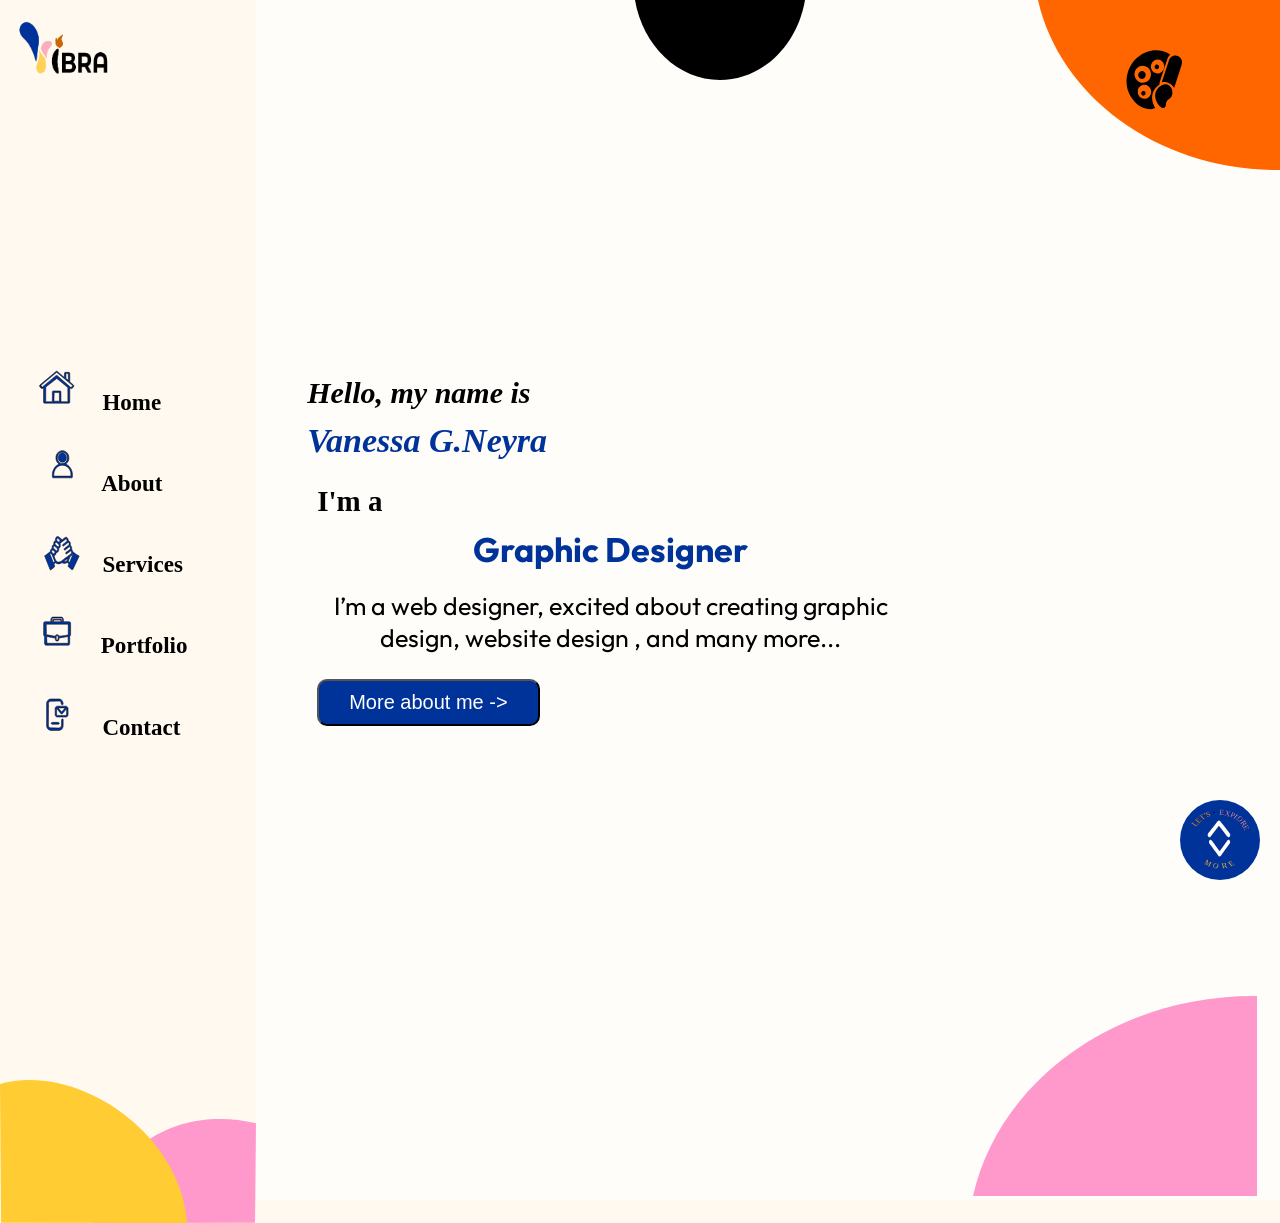
<file: index.html>
<!DOCTYPE html>
<html lang="en">
<head>
    <meta charset="UTF-8">
    <meta name="viewport" content="width=device-width, initial-scale=1.0">
    <title>Document</title>
    <meta name="description" content=" hjemmesider,websites, logo, video, social media campaigner and content creator">
    <!--cormorant font-family-->
    <link href="https://fonts.googleapis.com/css2?family=Anton&family=Cormorant:ital,wght@0,300..700;1,300..700&family=Dancing+Script:wght@400..700&family=Delius&family=Fraunces:ital,opsz,wght@0,9..144,100..900;1,9..144,100..900&family=Montserrat+Alternates:ital,wght@0,100;0,200;0,300;0,400;0,500;0,600;0,700;0,800;0,900;1,100;1,200;1,300;1,400;1,500;1,600;1,700;1,800;1,900&family=Montserrat:ital,wght@0,100..900;1,100..900&family=Orbitron:wght@400..900&family=Outfit:wght@100..900&family=Playfair+Display:ital,wght@0,400..900;1,400..900&display=swap" rel="stylesheet">
    <script type="module" src="JS/module.js"></script>
   
     <link rel="stylesheet" href="CSS/style.css"> 
</head>
<body >
<header id="header"> 
    <div class="logo_section">
        <a href="#">
<img src="IMG/vibra_logo@4x.png" alt="" class="logo" >
</a>
</div>

<nav class="navbar">
  
  
  <!-- Botón del menú hamburguesa -->
  <button class="burger-menu" id="burger-btn" aria-label="Abrir menú">
    <span class="bar"></span>
    <span class="bar"></span>
    <span class="bar"></span>
  </button>
  
  <!-- Enlaces de navegación -->
  <ul class="nav-links" id="nav-links">
    <li  class="li_nav"><img src="IMG/SVG/home.svg"  class="Links_icons" aria-label="home"  ><a href="#" id="home"> Home</a></li>
    <li class="li_nav" ><img src="IMG/SVG/about_me.svg"  class="Links_icons" aria-label="about_me"  ><a href="#about" id="about"> About</a></li>
    <li class="li_nav" ><img src="IMG/SVG/services.svg"  class="Links_icons" aria-label="services"  ><a href="#services" id="services">   Services</a></li>
    <li  class="li_nav" ><img src="IMG/SVG/portafolio.svg"  class="Links_icons" aria-label="portafolio"  > <a href="#portafolio" id="portafolio">  Portfolio</a></li>
    <li class="li_nav" ><img src="IMG/SVG/contact.svg"  class="Links_icons" aria-label="contact us"  ><a href="#contact" id="contact">  Contact</a></li>
  </ul>   
</nav>

     <!-- pynt_forms-->
 <img src="IMG/SVG/forms/yellow_pink_intersection_image.svg" alt="Pynt forms" id="yellow_pink_form">

</header>



<!--   here you have the other section, apart from header-->


<div id="container">
    <img src="IMG/SVG/forms/half_black_circle.svg" alt="black circle form" class="black_circle">
     <img src="IMG/SVG/forms/orange_circle.svg" alt="orange circle form" class="orange_circle">
      <img src="IMG/SVG/forms/pink_circle.svg" alt="pink circle form" class="pink_circle">
      


    <section id="container_color">
        
        <img src="IMG/SVG/PAINT_LOGO.svg" alt="" class="logo_color">
    </section>

    <section class="indhold"> </section>

    <!-- Sections for the mobile version, which will have display none for the desktop version.this means >= 1024px -->

   <button id="scrollBtn" class="scroll-btn">
  <img src="IMG/SVG/scrollUPandDownICON.svg" alt="SCROLL BOTTON" id="scrollIcon">
  
</button>



    
     <section id="services">
        <img src="IMG/SVG/forms/yellow_circle.svg" alt="decorative form" id="yellow_figure">
         <h2> Services  </h2>
                  <ul id="listServices">
                    <li class="li_indhold"><b>Web Design</b></li>
                    <li class="li_indhold"><b>Brand Identitet</b></li>
                     <li class="li_indhold"><b>E-mail Prototyping</b></li>
                     <li class="li_indhold"><b>Social Media Content</b></li>
                  </ul>

     </section>

    <hr id="dividingLine">


     <section id="portafolio">
       
        <h2 class="text_ontop_carousel"> portfolio </h2>
        <div class="galery1 ">
            
            <div class="contenedor_image">
                 <div class="text_in_carouselsection">   
                 <h4 class="text_card_carousel"> <a href="#">Garn & Craft </a></h4>
                 </div> 
                <img src="IMG/garn_craft.png" alt="" class="card">

                <p> The goal was to create and develop a platform that is aimed at both 
users with a focus on products, but also at users who are looking for community. The design
had to be accessible to current users, but also accommodate new target groups
Through a simple and updated design, as well as visually easy navigation to find 
Yarn, Patterns, Workshops, events, etc. with just a few clicks, as needed.
                </p>
             </div>



             <div class="contenedor_image">
                 <div class="text_in_carouselsection">   
                 <h4 class="text_card_carousel"> <a href="#">GLS playbook  </a></h4> </div> 
               
                <img src="IMG/GLS.png" alt="" class="card">
                <p>
                    Our task was to develop an easy-to-understand and useful AI handbook targeted at employees in GLS Denmark. The purpose was to clarify when it is relevant to use Finn (a closed chatbox) and which tasks the system is suitable for.
                </p>
             </div>



             <div class="contenedor_image">
                 <div class="text_in_carouselsection">   
                 <h4 class="text_card_carousel"> <a href="#">NOVA  </a></h4> </div> 
               <img src="IMG/NOVA.png" alt="" class="card">
               <p>Our focus was on creating a strong brand identity for a start-up multimedia design company, "NOVA", by investigating how it could position itself in the Danish market as a strategic company that delivers high quality at an affordable price, reflecting the businesses vision and values.</p>
            </div>


             <div class="contenedor_image">
                 <div class="text_in_carouselsection">   
                 <h4 class="text_card_carousel"> <a href="#">Lady Balance </a></h4> </div> 
                <img src="IMG/Lady_Balance.png" alt="" class="card">
                <p> The purpose of the project was to develop a digital solution that strengthens the company's position among young women aged 25-35 and communicate the brand more by using visually beautiful and realistic images, together with a modern and warm color palette, so that it hits the target group of young women. </p>
             </div>


             
           
        </div> 


    </section>
    
    <footer id="contact">
        <div class="footer-header">
            <h2>Contact me</h2>
            <img src="IMG/vibra_logo@4x.png" class="logo_footer">     
        </div>
        <!-- form card-->

        <div class="contact-card">
                      <p class="card-title">Send us an E-mail</p>
            
                     <form action="#" method="POST">
                             <div class="form-group">
                                    <label for="names">Names:</label>
                                     <input type="text" id="names" name="names">
                            </div>
                
                            <div class="form-group">
                                     <label for="telephone">Telephone n:</label>
                                     <input type="tel" id="telephone" name="telephone">
                             </div>

                
                            <div class="form-group">
                                         <label for="email">E-mail:</label>
                                        <input type="email" id="email" name="email">
                             </div>
                
                            <div class="form-group-textarea">
                                            <label for="message">Message(Opt.) :</label>
                                             <textarea id="message" name="message"></textarea>
                             </div>
                
                             <div class="btn-container">
                                         <button type="submit" class="btn-send">Send</button>
                             </div>
                    </form>
      </div>


          <!-- Info about me -->
      <div class="contact-info-grid">
            <div class="info-item">
                <img src="IMG/ikons/telefon_ikon.png" alt=" telefon icon" class="icon_footer">
                <div class="info-text">
                    <span class="info-label">tellephone nummer:</span>
                    <span class="info-value">4546565</span>
                </div>
            </div>
            
            <div class="info-item">
                 <img src="IMG/ikons/e-mail_ikon.png" alt=" e-mail icon" class="icon_footer">
                <div class="info-text">
                    <span class="info-label">E-mail:</span>
                    <span class="info-value">e-mail address</span>
                </div>
            </div>
            
            <div class="info-item">
                  <img src="IMG/ikons/website.png" alt=" website icon" class="icon_footer">
                <div class="info-text">
                    <span class="info-label">Website:</span>
                    <span class="info-value">website url</span>
                </div>
            </div>
            
            <div class="info-item">
               <img src="IMG/ikons/location.png" alt=" location icon" class="icon_footer">
                <div class="info-text">
                    <span class="info-label">Office:</span>
                    <span class="info-value">address</span>
                </div>
            </div>
        </div>

 
  


    
    
    </footer>
    
  <section class="decoration">
    <img src="IMG/SVG/forms/yellow_pink_intersection_image.svg"  class="pink_yellow">
  </section>  
    
    
        
    
</div>



</body>

</html>
</file>
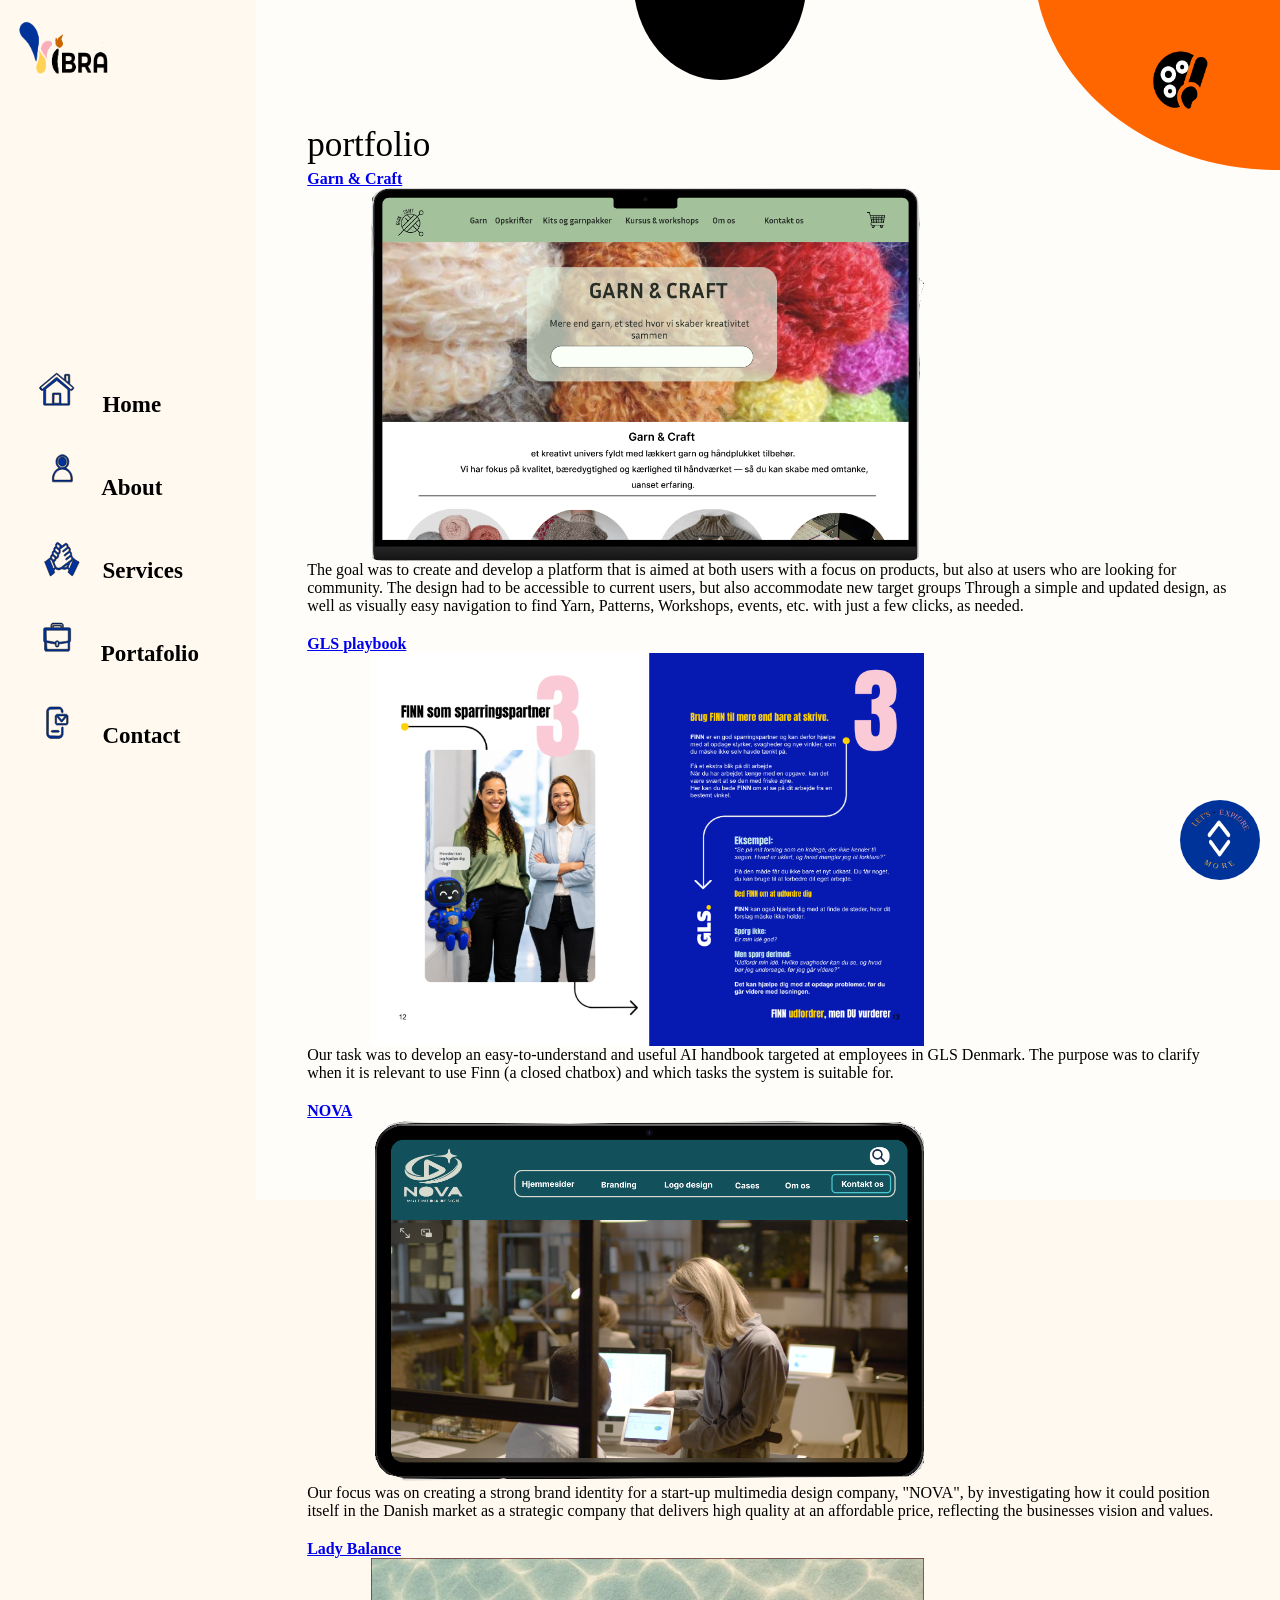
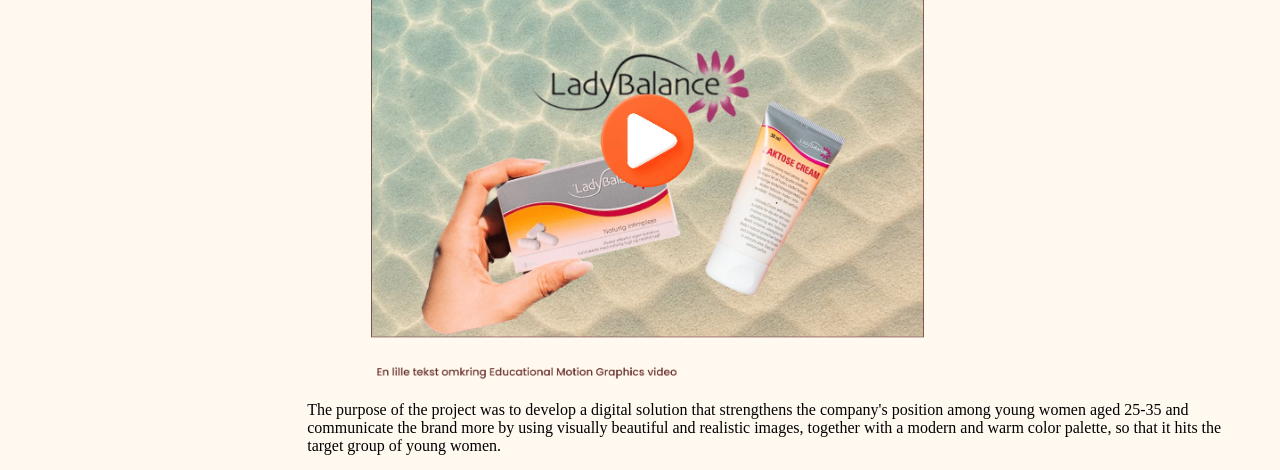
<file: portafolio.html>
<!DOCTYPE html>
<html lang="en">
<head>
    <meta charset="UTF-8">
    <meta name="viewport" content="width=device-width, initial-scale=1.0">
    <title>Document</title>
    <meta name="description" content=" hjemmesider,websites, logo, video, social media campaigner and content creator">
    <!--cormorant font-family-->
    <link href="https://fonts.googleapis.com/css2?family=Anton&family=Cormorant:ital,wght@0,300..700;1,300..700&family=Dancing+Script:wght@400..700&family=Delius&family=Fraunces:ital,opsz,wght@0,9..144,100..900;1,9..144,100..900&family=Montserrat+Alternates:ital,wght@0,100;0,200;0,300;0,400;0,500;0,600;0,700;0,800;0,900;1,100;1,200;1,300;1,400;1,500;1,600;1,700;1,800;1,900&family=Montserrat:ital,wght@0,100..900;1,100..900&family=Orbitron:wght@400..900&family=Outfit:wght@100..900&family=Playfair+Display:ital,wght@0,400..900;1,400..900&display=swap" rel="stylesheet">
    <script type="module" src="JS/module.js"></script>
   
     <link rel="stylesheet" href="CSS/style.css"> 
</head>
<body >
<header id="header"> 
    <div class="logo_section">
        <a href="index.html">
<img src="IMG/vibra_logo@4x.png" alt="" class="logo" >
</a>
</div>

<nav class="navbar">
  
  
  <!-- Botón del menú hamburguesa -->
   <!-- Botón del menú hamburguesa -->
  <!-- <button class="burger-menu" id="burger-btn" aria-label="Abrir menú">
    <span class="bar"></span>
    <span class="bar"></span>
    <span class="bar"></span>
  </button>   -->
  
  <!-- Enlaces de navegación -->
  <ul class="nav-links" id="nav-links">
    <li  class="li_nav"><img src="IMG/SVG/home.svg"  class="Links_icons" aria-label="home"  ><a href="index.html" id="home"> Home</a></li>
    <li class="li_nav" ><img src="IMG/SVG/about_me.svg"  class="Links_icons" aria-label="about_me"  ><a href="about.html" id="about"> About</a></li>
    <li class="li_nav" ><img src="IMG/SVG/services.svg"  class="Links_icons" aria-label="services"  ><a href="services.html" id="services">   Services</a></li>
    <li  class="li_nav" ><img src="IMG/SVG/portafolio.svg"  class="Links_icons" aria-label="portafolio"  > <a href="portafolio.html" id="portafolio">  Portafolio</a></li>
    <li class="li_nav" ><img src="IMG/SVG/contact.svg"  class="Links_icons" aria-label="contact us"  ><a href="contact.html" id="contact">  Contact</a></li>
  </ul>   
</nav>

</header>



<!--   here you have the other section, apart from header-->


<div id="container">
    <img src="IMG/SVG/forms/half_black_circle.svg" alt="" class="black_circle">
     <img src="IMG/SVG/forms/orange_circle.svg" alt="" class="orange_circle">

    <section id="container_color">
        <img src="IMG/Artboard 1@4x.png" alt="" class="logo_color">
    </section>

  <button id="scrollBtn" class="scroll-btn">
  <img src="IMG/SVG/scrollUPandDownICON.svg" alt="SCROLL BOTTON" id="scrollIcon">
  
</button>
    <!-- section which differs from the main site -->

 <section id="portafolio2">
       
        <h2 class="text_ontop_carousel"> portfolio </h2>
        <div class="galery1 ">
            
            <div class="contenedor_image">
                 <div class="text_in_carouselsection">   
                 <h4 class="text_card_carousel"> <a href="#">Garn & Craft </a></h4>
                 </div> 
                <img src="IMG/garn_craft.png" alt="" class="card">

                <p> The goal was to create and develop a platform that is aimed at both 
users with a focus on products, but also at users who are looking for community. The design
had to be accessible to current users, but also accommodate new target groups
Through a simple and updated design, as well as visually easy navigation to find 
Yarn, Patterns, Workshops, events, etc. with just a few clicks, as needed.
                </p>
             </div>



             <div class="contenedor_image">
                 <div class="text_in_carouselsection">   
                 <h4 class="text_card_carousel"> <a href="#">GLS playbook  </a></h4> </div> 
               
                <img src="IMG/GLS.png" alt="" class="card">
                <p>
                    Our task was to develop an easy-to-understand and useful AI handbook targeted at employees in GLS Denmark. The purpose was to clarify when it is relevant to use Finn (a closed chatbox) and which tasks the system is suitable for.
                </p>
             </div>



             <div class="contenedor_image">
                 <div class="text_in_carouselsection">   
                 <h4 class="text_card_carousel"> <a href="#">NOVA  </a></h4> </div> 
               <img src="IMG/NOVA.png" alt="" class="card">
               <p>Our focus was on creating a strong brand identity for a start-up multimedia design company, "NOVA", by investigating how it could position itself in the Danish market as a strategic company that delivers high quality at an affordable price, reflecting the businesses vision and values.</p>
            </div>


             <div class="contenedor_image">
                 <div class="text_in_carouselsection">   
                 <h4 class="text_card_carousel"> <a href="#">Lady Balance </a></h4> </div> 
                <img src="IMG/Lady_Balance.png" alt="" class="card">
                <p> The purpose of the project was to develop a digital solution that strengthens the company's position among young women aged 25-35 and communicate the brand more by using visually beautiful and realistic images, together with a modern and warm color palette, so that it hits the target group of young women. </p>
             </div>


             
           
        </div> 


    </section>


    
</div>



</body>

</html>
</file>
<file: CSS/style.css>
@charset "UTF-8";
* {
  box-sizing: border-box;
  margin: 0;
  padding: 0;
}

body {
  background-color: #FFF9F0;
  display: grid;
  grid-template-columns: 1fr;
  grid-template-rows: 1fr;
  grid-template-areas: "header" "content";
  scroll-behavior: smooth;
  width: 100%;
}
body header {
  grid-area: header;
  width: 100%;
}
body header .logo_section {
  margin-top: 15px;
  margin-left: 15px;
}
body header .logo_section .logo {
  position: fixed;
  width: auto;
  height: 50px;
}
body header .navbar {
  min-height: 85px;
}
body header .navbar .nav-links {
  display: flex;
  flex-direction: column;
  margin-left: 20px;
  align-content: center;
  justify-items: space-around;
}
body header .navbar .nav-links .li_nav {
  list-style: none;
}
body header .navbar .nav-links .li_nav a {
  color: black;
  text-decoration: none;
  font-family: "Cormorant-Infant";
  font-size: 23px;
  font-weight: 600;
}
body header .navbar .nav-links .li_nav .Links_icons {
  width: auto;
  height: 50px;
  margin-top: 15%;
  margin-right: 10px;
}
body header .navbar .burger-menu {
  display: none;
  flex-direction: column;
  gap: 5px;
  background: none;
  border: none;
  cursor: pointer;
  padding-right: 10px;
  padding-top: 2.5%;
}
body header .navbar .burger-menu .bar {
  width: 25px;
  height: 3px;
  background-color: rgb(65, 65, 68);
  transition: all 0.3s ease;
}
body #container {
  background-color: #FFFDFA;
  grid-area: content;
  position: relative;
  width: 100%;
}
body #container .services-section {
  max-width: 1200px;
  margin: 0 auto;
}
body #container .services-section .services-title {
  font-family: "Playfair Display", serif;
  font-style: italic;
  font-size: 2.2rem;
  font-weight: 600;
  color: #000000;
  display: inline-block;
  position: relative;
  margin-bottom: 50px;
}
body #container .services-section .services-container {
  display: flex;
  flex-direction: row;
  flex-wrap: wrap;
  justify-content: center;
  align-items: center;
}
body #container .services-section .services-container .service-card img {
  width: 300px;
}
body #container .services-section .services-container .service-card {
  background-color: rgba(255, 192, 203, 0.5); /* Tono crema claro de fondo */
  padding: 45px 25px;
  border-radius: 16px; /* Esquinas suavizadas */
  text-align: center;
  display: flex;
  flex-direction: column;
  align-items: center;
  box-shadow: 0 4px 15px rgba(0, 0, 0, 0.01); /* Sombra muy sutil */
  margin-bottom: 20px;
  margin-right: 5%;
  margin-left: 5%;
}
body #container {
  /*-----------------------*/
}
body #container .scroll-btn {
  position: fixed;
  bottom: 20px;
  right: 20px;
  z-index: 1000; /* Asegura que esté por encima de otros elementos */
  width: 80px;
  height: 80px;
  border-radius: 50%;
  padding: 8px;
  background-color: #003399;
  border: none;
  cursor: pointer;
  font-size: 24px;
  display: flex;
  align-items: center;
  justify-content: center;
  transition: background 0.3s, transform 0.2s;
  /*  para que el SVG gire suavemente */
}
body #container .scroll-btn #scrollIcon {
  transition: transform 0.3s ease;
  width: 100%; /* O el tamaño que prefieras para tu SVG */
  height: 100%;
}
body #container .scroll-btn:hover {
  background-color: #0a0a0a;
}
body #container {
  /*-------------------------*/
}
body #container .black_circle {
  width: 150px;
  height: 40px;
  position: absolute;
  left: 37%;
  right: 0.2%;
  z-index: 2;
}
body #container .orange_circle {
  width: 200px;
  height: 100px;
  position: absolute;
  right: 0%;
}
body #container .decoration {
  position: 90%;
  overflow-x: hidden;
}
body #container #container_color {
  position: relative; /* Contenedor de referencia para la lista absoluta */
  display: block; /* Asegura que tome el flujo correcto en tu layout */
}
body #container #container_color .logo_color {
  width: auto;
  height: 40px;
  margin-left: 70%;
  margin-top: 50px;
  cursor: pointer;
  display: block; /* Evita espacios extra debajo de las imágenes */
}
body #container #container_color .color-menu-list {
  display: none; /* Oculto por defecto */
  position: absolute;
  top: 65px; /* Ajusta la altura relativa sumando margin-top + alto de la imagen */
  left: 85%; /* Se alinea horizontalmente con el inicio de la imagen */
  list-style: none;
  padding: 6px;
  margin: 0;
  flex-direction: column;
  gap: 8px;
  z-index: 1000; /* Se posiciona por encima del resto del contenido */
}
body #container #container_color .color-menu-list.active {
  display: flex;
}
body #container #container_color .color-btn {
  width: 22px;
  height: 22px;
  border-radius: 50%;
  border: 1px solid #ccc;
  cursor: pointer;
  transition: transform 0.2s ease;
}
body #container #container_color .color-btn:hover {
  transform: scale(1.15);
}
body #container .indhold {
  display: flex;
  flex-direction: column;
}
body #container .indhold .text2 .title {
  margin-left: 5%;
  font-family: "Georgia", serif;
  font-size: 2.2rem;
  font-weight: 500;
  justify-self: flex-start;
}
body #container .indhold .text2 .description {
  font-size: 18px;
  font-family: "outfit";
  text-align: center;
  margin-left: 5%;
  margin-right: 5%;
}
body #container .indhold .text {
  margin-left: 5%;
  margin-top: 4%;
  font-family: "outfit";
}
body #container .indhold .text .hello, body #container .indhold .text .name {
  font-family: "Cormorant-Upright";
  font-style: italic;
  font-size: 27px;
  margin-bottom: 10px;
}
body #container .indhold .text .name, body #container .indhold .text .uddannelse {
  color: #003399;
}
body #container .indhold .text .introduction {
  margin-top: 25px;
  font-weight: 500;
  font-size: 22px;
  font-family: "Cormorant-Upright";
  margin-left: 10px;
}
body #container .indhold .text .description {
  font-size: 20px;
  text-align: center;
  font-family: "outfit";
}
body #container .indhold .text .uddannelse {
  font-size: 32px;
  font-style: normal;
  margin-bottom: 19px;
  text-align: center;
}
body #container .indhold .text .bttn-about {
  background-color: #003399;
  color: white;
  text-align: center;
  padding: 10px 30px 10px 30px;
  border-radius: 10px;
  font-size: 20px;
  margin-top: 15px;
  margin-left: 10px;
  margin-right: 10px;
}
body #container .indhold .profile_picture #profile_photo {
  width: auto;
  height: 280px;
  margin-top: 20px;
}
body #container #contact {
  padding: 40px 20px 60px 20px;
  max-width: 450px;
  margin: 0 auto;
  box-sizing: border-box;
  position: relative;
  overflow: hidden;
  /*  border:solid  2px #0a0a0a;
    margin-left: 5%;
    margin-right: 5%; */
}
body #container #contact .footer-header {
  display: flex;
  justify-content: space-between;
  align-items: center;
  margin-bottom: 25px;
}
body #container #contact .footer-header h2 {
  margin-left: 5%;
  font-family: "Georgia", serif;
  font-size: 2.2rem;
  font-weight: 500;
  justify-self: flex-start;
}

/*-------------------------------------------------------- media Queries  mobile layout ----------------------------- */
@media (max-width: 1023px) {
  body header .burger-menu {
    display: flex !important;
    justify-self: end;
    position: fixed;
    margin: 10PX;
    top: 15px;
    right: 15px;
    z-index: 1000; /* Aseguramos que se mantenga en la capa superior */
    margin: 0;
  }
  body header #yellow_pink_form {
    display: none;
  }
  body header .nav-links {
    display: none !important; /* Ocultamos la lista nativa de escritorio */
  }
  /* REGLA CRÍTICA: Declarar de forma externa para romper problemas de especificidad */
  #dynamic-burger-menu {
    display: flex !important;
    flex-direction: column;
    list-style: none;
    gap: 1.5rem;
    position: fixed !important;
    top: 55px; /* Colocado estratégicamente debajo del botón burger */
    right: 15px;
    z-index: 999; /* Justo debajo del botón en el eje Z */
    background-color: #FFF9F0 !important; /* Fondo blanco para ver el contenido claramente */
    padding: 20px;
    border-radius: 8px;
    box-shadow: 0px 8px 16px rgba(0, 0, 0, 0.3);
    min-width: 150px;
  }
  #dynamic-burger-menu li {
    display: block;
    width: 100%;
  }
  #dynamic-burger-menu a {
    color: #0a0a0a !important; /* Forzamos el color rojo oscuro de tus enlaces */
    text-decoration: none;
    font-weight: bold;
    display: block;
  }
  #container #services {
    margin-left: 5%;
    margin-bottom: 20px;
    position: relative;
    margin-top: 15px;
  }
  #container #services h2 {
    margin-left: 5%;
    font-family: "Georgia", serif;
    font-size: 2.2rem;
    font-weight: 500;
    justify-self: flex-start;
  }
  #container #services #yellow_figure {
    position: absolute;
    width: auto;
    height: 30px;
    right: 5%;
  }
  #container #services #listServices {
    font-size: 18px;
    font-family: "outfit";
    margin-left: 5%;
    margin-right: 5%;
    font-weight: lighter;
    margin-top: 20px;
    margin-left: 5%;
  }
  #container #services #listServices .li_indhold {
    margin-bottom: 10px;
  }
  #container #dividingLine {
    margin-left: 5%;
    margin-left: 5%;
  }
  #container #portafolio .text_ontop_carousel, #container #portafolio2 .text_ontop_carousel {
    margin-top: 15px;
    margin-left: 5%;
    font-family: "Georgia", serif;
    font-size: 2.2rem;
    font-weight: 500;
    justify-self: flex-start;
  }
  #container #portafolio .galery1, #container #portafolio2 .galery1 {
    display: flex;
    flex-direction: row;
    justify-items: center;
    justify-items: space-evenly;
    align-items: center;
    flex-wrap: wrap;
  }
  #container #portafolio .galery1 .contenedor_image, #container #portafolio2 .galery1 .contenedor_image {
    margin-bottom: 15px;
    margin-top: 5px;
    margin-left: 5%;
    margin-right: 5%;
  }
  #container #portafolio .galery1 .contenedor_image .p, #container #portafolio2 .galery1 .contenedor_image .p {
    margin-top: 5px;
    font-size: 18px;
    font-family: "outfit";
    margin-left: 5%;
    margin-right: 5%;
    font-weight: lighter;
  }
  #container #portafolio .galery1 .contenedor_image .card, #container #portafolio2 .galery1 .contenedor_image .card {
    width: auto;
    height: 200px;
    justify-self: center;
    margin-left: 5vw;
  }
  #container #contact .contact-card, #container #contact2 .contact-card {
    background-color: rgba(255, 192, 203, 0.5);
    border-radius: 24px;
    padding: 30px 24px;
    margin-bottom: 35px;
  }
  #container #contact .contact-card form .btn-container, #container #contact2 .contact-card form .btn-container {
    display: flex;
    justify-content: center;
  }
  #container #contact .contact-card form .btn-container .btn-send, #container #contact2 .contact-card form .btn-container .btn-send {
    background-color: #003399;
    color: white;
    border: none;
    border-radius: 25px;
    padding: 12px 50px;
    font-family: "Georgia", serif;
    font-size: 1.3rem;
    cursor: pointer;
    width: 60%;
    transition: background-color 0.2s, transform 0.1s;
  }
  #container #contact .contact-card form .btn-container .btn-send:hover, #container #contact2 .contact-card form .btn-container .btn-send:hover {
    background-color: #0b3fa3;
  }
  #container #contact .contact-card form .btn-container .btn-send:active, #container #contact2 .contact-card form .btn-container .btn-send:active {
    transform: scale(0.98);
  }
  #container #contact .contact-card form .form-group-textarea, #container #contact2 .contact-card form .form-group-textarea {
    display: flex;
    flex-direction: column;
    margin-bottom: 25px;
  }
  #container #contact .contact-card form .form-group-textarea label, #container #contact2 .contact-card form .form-group-textarea label {
    margin-bottom: 10px;
    font-size: 0.95rem;
  }
  #container #contact .contact-card form .form-group-textarea textarea, #container #contact2 .contact-card form .form-group-textarea textarea {
    width: 100%;
    background-color: whitesmoke;
    border: none;
    border-radius: 16px;
    padding: 15px;
    box-sizing: border-box;
    resize: none;
    min-height: 100px;
    font-family: inherit;
    font-size: 1rem;
    outline: none;
  }
  #container #contact .contact-card form .form-group, #container #contact2 .contact-card form .form-group {
    display: flex;
    align-items: center;
    margin-bottom: 18px;
  }
  #container #contact .contact-card form .form-group label, #container #contact2 .contact-card form .form-group label {
    width: 35%;
    font-size: 0.95rem;
  }
  #container #contact .contact-card form .form-group input, #container #contact2 .contact-card form .form-group input {
    width: 65%;
    background-color: var(--input-bg);
    border: none;
    border-radius: 12px;
    padding: 10px 15px;
    box-sizing: border-box;
    font-size: 1rem;
    outline: none;
  }
  #container #contact .contact-card .card-title, #container #contact2 .contact-card .card-title {
    text-align: center;
    font-family: "Georgia", serif;
    font-style: italic;
    font-size: 1.3rem;
    margin-top: 0;
    margin-bottom: 25px;
  }
  #container #contact .footer-header .logo_footer, #container #contact2 .footer-header .logo_footer {
    width: auto;
    height: 60px;
  }
  #container #contact .contact-info-grid .info-item .icon_footer, #container #contact2 .contact-info-grid .info-item .icon_footer {
    width: auto;
    height: 30px;
  }
  #container #contact .contact-info-grid, #container #contact2 .contact-info-grid {
    display: grid;
    grid-template-columns: 1fr 1fr;
    gap: 25px 20px;
    margin-bottom: 40px;
    padding-left: 5px;
  }
  #container #contact .contact-info-grid .info-item, #container #contact2 .contact-info-grid .info-item {
    display: flex;
    align-items: flex-start;
  }
  #container #contact .contact-info-grid .info-item .icon_footer, #container #contact2 .contact-info-grid .info-item .icon_footer {
    width: 16px;
    height: 16px;
    background-color: #d1d1d1;
    margin-right: 10px;
    margin-top: 3px;
    flex-shrink: 0;
  }
  #container #contact .contact-info-grid .info-item .info-text, #container #contact2 .contact-info-grid .info-item .info-text {
    display: flex;
    flex-direction: column;
    font-size: 0.9rem;
    line-height: 1.3;
  }
  #container #contact .contact-info-grid .info-item .info-text .info-label, #container #contact2 .contact-info-grid .info-item .info-text .info-label {
    font-weight: 500;
    margin-bottom: 2px;
  }
  #container #contact .contact-info-grid .info-item .info-text .info-value, #container #contact2 .contact-info-grid .info-item .info-text .info-value {
    color: #555555;
    word-break: break-all;
  }
  #container .pink_circle {
    display: none;
  }
  #container {
    margin-top: 15px;
  }
  #container .profile_picture {
    text-align: center;
  }
  #container .text2 {
    display: block;
    text-align: center;
  }
  #container .text2 .bttn-about {
    background-color: #003399;
    color: white;
    text-align: center;
    padding: 10px 30px 10px 30px;
    border-radius: 10px;
    font-size: 20px;
    margin-top: 15px;
    margin-bottom: 30px;
  }
}
/*--------------------------------------------media queries  desktop layout--------------------------------*/
@media (min-width: 1024px) {
  body {
    grid-template-columns: 1fr 4fr;
    grid-template-rows: 1200px;
    grid-template-areas: "header content";
  }
  body header {
    position: relative;
  }
  body header .nav-links {
    display: flex !important;
    position: fixed;
    padding-top: 25%;
  }
  body header .nav-links a {
    font-size: 30px;
  }
  body header #dynamic-burger-menu {
    display: none !important; /* Destruye visibilidad si pasamos a escritorio */
  }
  body header .logo_section {
    margin-top: 15px;
    margin-left: 17px;
  }
  body header .logo_section .logo {
    width: auto;
    height: 70px;
  }
  body header #yellow_pink_form {
    position: absolute;
    top: 90%;
  }
  body #container {
    position: relative;
    height: 100%;
    width: 100%;
  }
  body #container #services, body #container #portafolio, body #container #dividingLine, body #container #contact, body #container .pink_yellow {
    display: none;
  }
  body #container { /* hidding the sections, which should only be visible in the mobile layout */ }
  body #container #contact2 .contact-card {
    background-color: rgba(255, 192, 203, 0.5);
    border-radius: 24px;
    padding: 30px 24px;
    margin-bottom: 35px;
    margin-left: 10%;
    margin-right: 10%;
  }
  body #container #contact2 .contact-card form .btn-container {
    display: flex;
    justify-content: center;
  }
  body #container #contact2 .contact-card form .btn-container .btn-send {
    background-color: #003399;
    color: white;
    border: none;
    border-radius: 25px;
    padding: 12px 50px;
    font-family: "Georgia", serif;
    font-size: 1.3rem;
    cursor: pointer;
    width: 60%;
    transition: background-color 0.2s, transform 0.1s;
  }
  body #container #contact2 .contact-card form .btn-container .btn-send:hover {
    background-color: #0b3fa3;
  }
  body #container #contact2 .contact-card form .btn-container .btn-send:active {
    transform: scale(0.98);
  }
  body #container #contact2 .contact-card form .form-group-textarea {
    display: flex;
    flex-direction: column;
    margin-bottom: 25px;
  }
  body #container #contact2 .contact-card form .form-group-textarea label {
    margin-bottom: 10px;
    font-size: 0.95rem;
  }
  body #container #contact2 .contact-card form .form-group-textarea textarea {
    width: 100%;
    background-color: whitesmoke;
    border: none;
    border-radius: 16px;
    padding: 15px;
    box-sizing: border-box;
    resize: none;
    min-height: 100px;
    font-family: inherit;
    font-size: 1rem;
    outline: none;
  }
  body #container #contact2 .contact-card form .form-group {
    display: flex;
    align-items: center;
    margin-bottom: 18px;
  }
  body #container #contact2 .contact-card form .form-group label {
    width: 35%;
    font-size: 0.95rem;
  }
  body #container #contact2 .contact-card form .form-group input {
    width: 65%;
    background-color: var(--input-bg);
    border: none;
    border-radius: 12px;
    padding: 10px 15px;
    box-sizing: border-box;
    font-size: 1rem;
    outline: none;
  }
  body #container #contact2 .contact-card .card-title {
    text-align: center;
    font-family: "Georgia", serif;
    font-style: italic;
    font-size: 1.3rem;
    margin-top: 0;
    margin-bottom: 25px;
  }
  body #container #contact2 .footer-header .logo_footer {
    width: auto;
    height: 60px;
  }
  body #container #contact2 .contact-info-grid .info-item .icon_footer {
    width: auto;
    height: 30px;
  }
  body #container #contact2 .contact-info-grid {
    display: grid;
    grid-template-columns: 1fr 1fr;
    gap: 30px 30%;
    margin-bottom: 40px;
    padding-left: 5px;
    margin-left: 10%;
    margin-right: 10%;
  }
  body #container #contact2 .contact-info-grid .info-item {
    display: flex;
    align-items: flex-start;
  }
  body #container #contact2 .contact-info-grid .info-item .icon_footer {
    width: 16px;
    height: 16px;
    background-color: #d1d1d1;
    margin-right: 10px;
    margin-top: 3px;
    flex-shrink: 0;
  }
  body #container #contact2 .contact-info-grid .info-item .info-text {
    display: flex;
    flex-direction: column;
    font-size: 0.9rem;
    line-height: 1.3;
  }
  body #container #contact2 .contact-info-grid .info-item .info-text .info-label {
    font-weight: 500;
    margin-bottom: 2px;
  }
  body #container #contact2 .contact-info-grid .info-item .info-text .info-value {
    color: #555555;
    word-break: break-all;
  }
  body #container #portafolio2 .text_ontop_carousel {
    margin-top: 15px;
    margin-left: 5%;
    font-family: "Georgia", serif;
    font-size: 2.2rem;
    font-weight: 500;
    justify-self: flex-start;
  }
  body #container #portafolio2 .galery1 {
    display: flex;
    flex-direction: row;
    justify-content: center;
    justify-items: space-around;
    align-content: center;
    flex-wrap: wrap;
  }
  body #container #portafolio2 .galery1 .contenedor_image {
    display: flex;
    justify-items: center;
    flex-direction: column;
    flex-wrap: wrap;
    margin-bottom: 15px;
    margin-top: 5px;
    margin-left: 5%;
    margin-right: 5%;
  }
  body #container #portafolio2 .galery1 .contenedor_image .p {
    margin-top: 15px;
    font-size: 18px;
    font-family: "outfit";
    margin-left: 5%;
    margin-right: 5%;
    font-weight: lighter;
    font-size: 25px;
  }
  body #container #portafolio2 .galery1 .contenedor_image .card {
    width: 60%;
    justify-self: center;
    margin-left: 5vw;
  }
  body #container #container_color .logo_color {
    margin-left: 85%;
    margin-top: 50px;
    height: 60px;
  }
  body #container .indhold {
    display: flex;
    flex-direction: row;
    flex-wrap: nowrap;
    justify-items: center;
    align-content: center;
    min-height: auto;
    margin-top: 18%;
  }
  body #container .indhold .text {
    margin-left: 5%;
    margin-top: 8%;
    font-family: "outfit";
  }
  body #container .indhold .text .hello, body #container .indhold .text .name {
    font-size: 30px;
    margin-bottom: 12px;
  }
  body #container .indhold .text .name, body #container .indhold .text .uddannelse {
    color: #003399;
    font-size: 34px;
  }
  body #container .indhold .text .introduction {
    margin-top: 25px;
    font-weight: 500;
    font-size: 29px;
    font-family: "Cormorant-Upright";
    margin-left: 10px;
    margin-bottom: 10px;
  }
  body #container .indhold .text .description {
    font-size: 25px;
    text-align: center;
    font-family: "outfit";
    margin-bottom: 10px;
    display: flex;
    flex-wrap: wrap;
  }
  body #container .indhold .text .uddannelse {
    font-size: 34px;
    font-style: normal;
    margin-bottom: 19px;
    text-align: center;
  }
  body #container .indhold .text .bttn-about {
    background-color: #003399;
    color: white;
    text-align: center;
    padding: 10px 30px 10px 30px;
    border-radius: 10px;
    font-size: 20px;
    margin-top: 15px;
    margin-left: 10px;
    margin-right: 10px;
  }
  body #container .indhold .profile_picture {
    flex-basis: 60%;
  }
  body #container .indhold .profile_picture #profile_photo {
    width: auto;
    height: 500px;
    margin-top: 40px;
    margin-left: 25px;
    margin-right: 18px;
  }
  body #container .black_circle {
    width: auto;
    height: 80px;
  }
  body #container .orange_circle {
    width: auto;
    height: 170px;
  }
  body #container .pink_circle {
    position: absolute;
    top: 83%;
    left: 70%;
    width: auto;
    height: 200px;
  }
}/*# sourceMappingURL=style.css.map */
</file>
